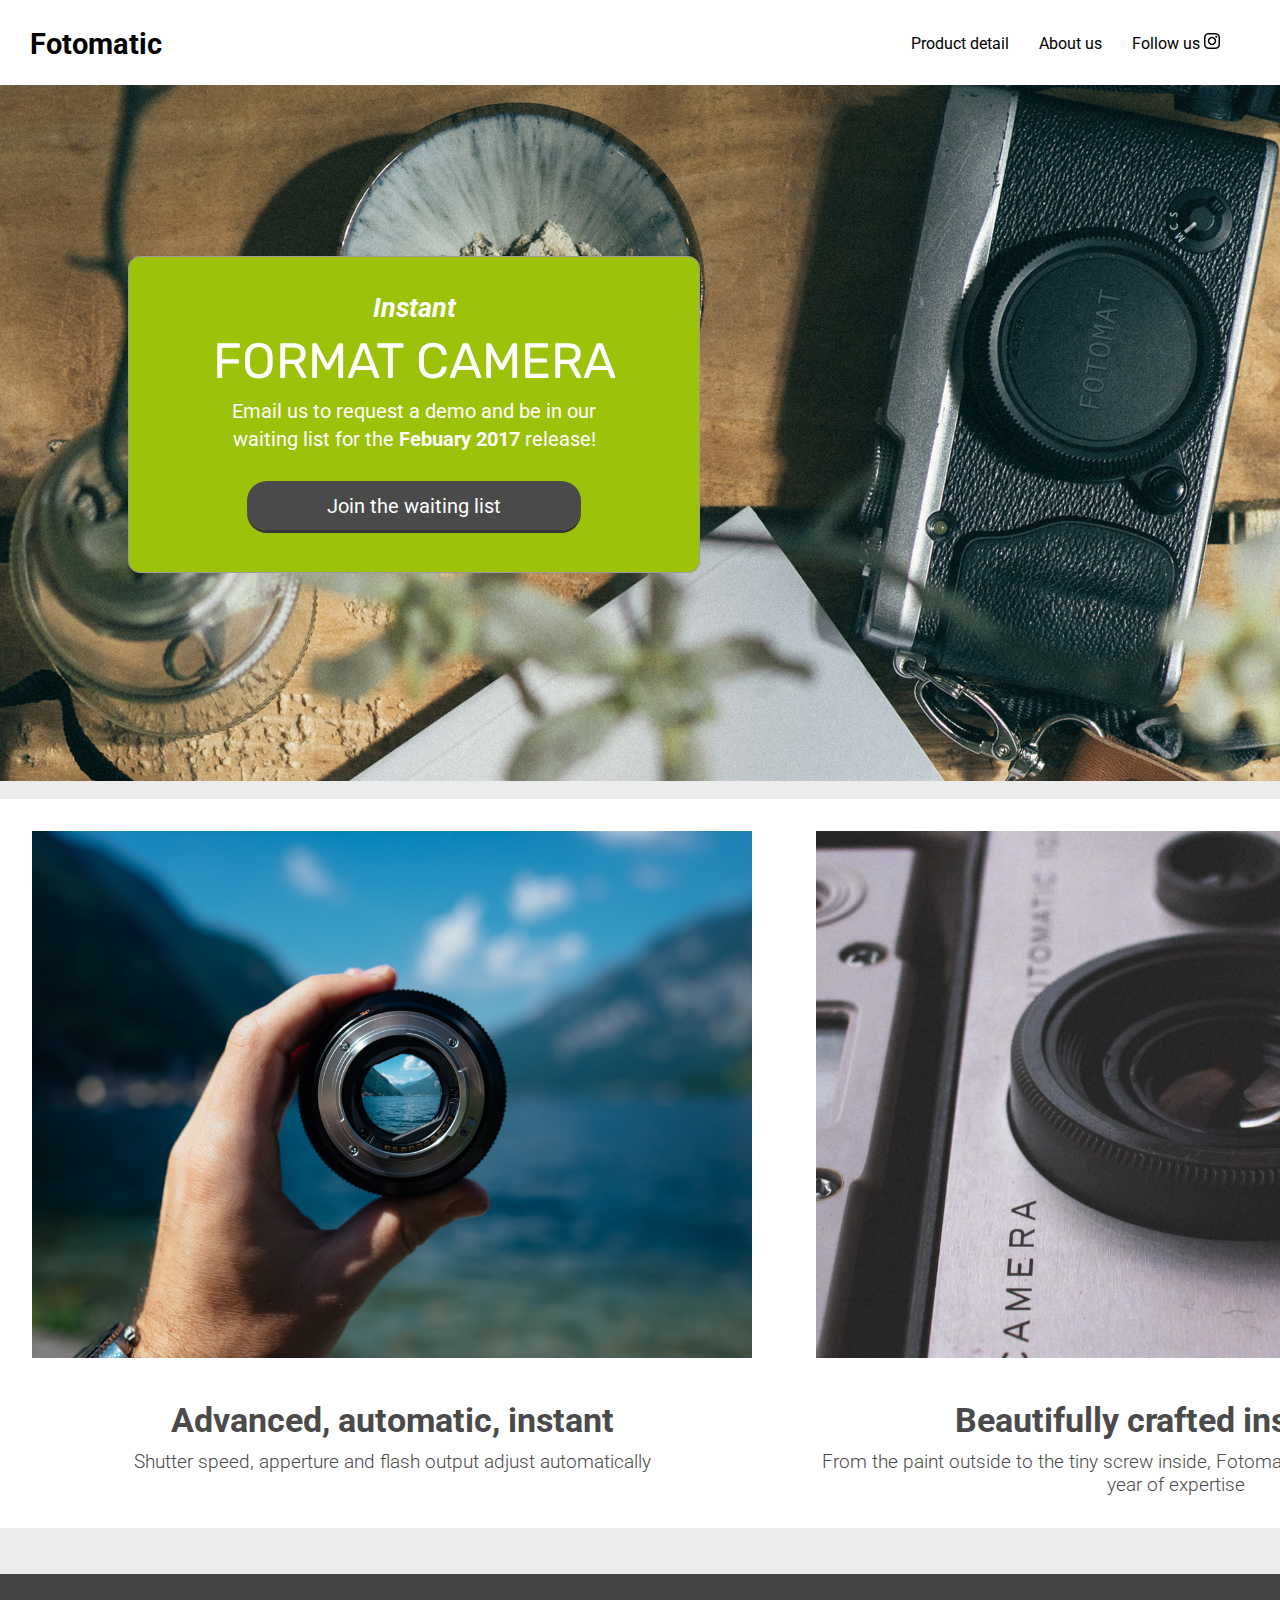
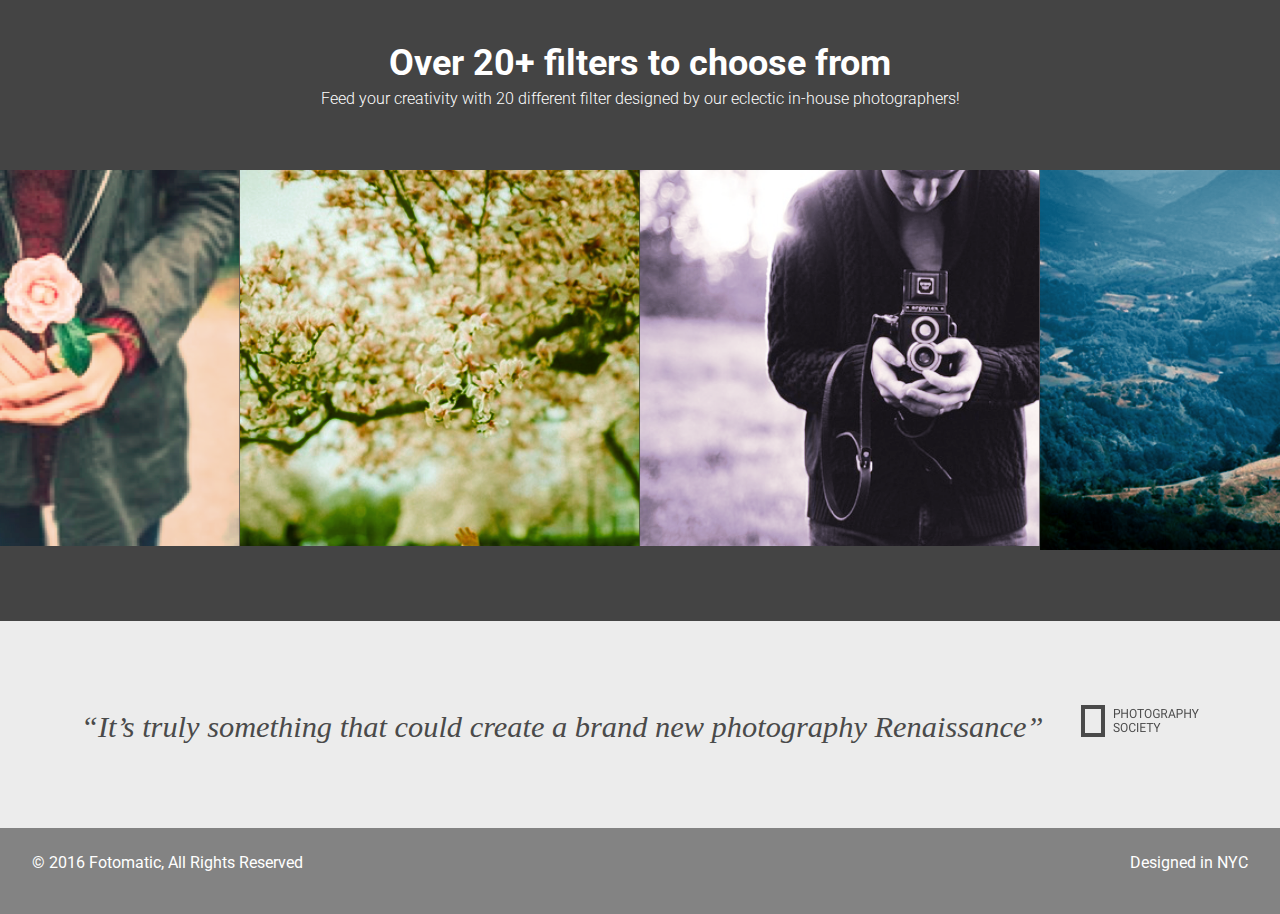
<file: fotomatic/index.html>
<!DOCTYPE html>
<html>
<head>
  <link href="https://fonts.googleapis.com/css?family=Damion" rel="stylesheet">
  <link href="https://fonts.googleapis.com/css?family=Rubik" rel="stylesheet">
  <link href="https://fonts.googleapis.com/css?family=Roboto:300,400,600,700" rel="stylesheet">
  <link rel="stylesheet" href="./resources/css/style.css">
  <meta charset="UTF-8">
  <meta content="width=device-width, initial-scale=1" name="viewport" />
</head>
<body>
  <!-- Header -->
  <header>
    <div class="content">
      <a href="index.html" class="desktop-logo">Fotomatic</a>
      <nav class="desktop">
        <ul>
          <li><a href="#">Product detail</a></li>
          <li><a href="#">About us</a></li>
          <li><a href="https://www.instagram.com/">Follow us <img class="icon" src="./resources/images/instagram.png"></a></li>
        </ul>
      </nav>
      <nav class="mobile">
        <ul>
          <li><a href="#"><img src="./resources/images/ic-logo.svg"></a></li>
          <li><a href="#"><img src="./resources/images/ic-product-detail.svg"></a></li>
          <li><a href="#"><img src="./resources/images/ic-about-us.svg"></a></li>
          <li  class="button"><a href="#">Join us</a></li>
        </ul>
      </nav>
    </div>
  </header>

  <!-- Main Content -->
  <div class="main-content">

    <!-- Sign Up Section -->
    <div id="sign-up-section" class="banner">
      <div id="sign-up-cta">
        <div class="content center">
          <div class="header">
            <h2 class="cursive">Instant</h2>
            <h1 class="striking">FORMAT CAMERA</h1>
          </div>
          <div class="email">
            <span>
              Email us to request a demo and be in our waiting list for the <strong>Febuary 2017</strong> release!
            </span>
            <div class="button"><a href="#">Join the waiting list</a></div>
          </div>
        </div>
      </div>
    </div>

    <!-- Features Section -->
    <div id="features-section">
      <div class="feature">
        <div class="center">
          <div class="image-container">
            <img src="./resources/images/feature1.png" />
          </div>
          <div class="content">
            <h2>Advanced, automatic, instant</h2>
            <h3>Shutter speed, apperture and flash output adjust automatically</h3>
          </div>
        </div>
      </div>
      <div class="feature">
        <div class="center">
          <div class="image-container">
            <img src="./resources/images/feature2.png" />
          </div>
          <div class="content">
            <h2>Beautifully crafted inside-out</h2>
            <h3>From the paint outside to the tiny screw inside, Fotomatic is crafted with love and 20-year of expertise</h3>
          </div>
        </div>
      </div>
    </div>

    <!-- Filters Section -->
    <div id="filters-section">
      <div class="content center">
        <h2>Over 20+ filters to choose from</h2>
        <h3>Feed your creativity with 20 different filter designed by our eclectic in-house photographers!</h3>
      </div>
      <div class="images-container">
        <div class="image-container">
          <img src="./resources/images/filter-1.png" />
        </div>
        <div class="image-container">
          <img src="./resources/images/filter-2.png" />
        </div>
        <div class="image-container">
          <img src="./resources/images/filter-3.png" />
        </div>
        <div class="image-container extra">
          <img src="./resources/images/filter-4.png" />
        </div>
      </div>
    </div>

    <!-- Quotes Section -->
    <div id="quotes-section">
      <div class="content center">
        <span class="quote">“It’s truly something that could create a brand new photography Renaissance”</span>
        <img class="quote-citation" src="./resources/images/photography-logo.png" />
      </div>
    </div>

    <!-- Footer -->
    <footer>
      <div class="content">
        <span class="copyright">© 2016  Fotomatic, All Rights Reserved</span>
        <span class="location">Designed in NYC</span>
      </div>
    </footer>

  </div>
</body>
</html>
</file>
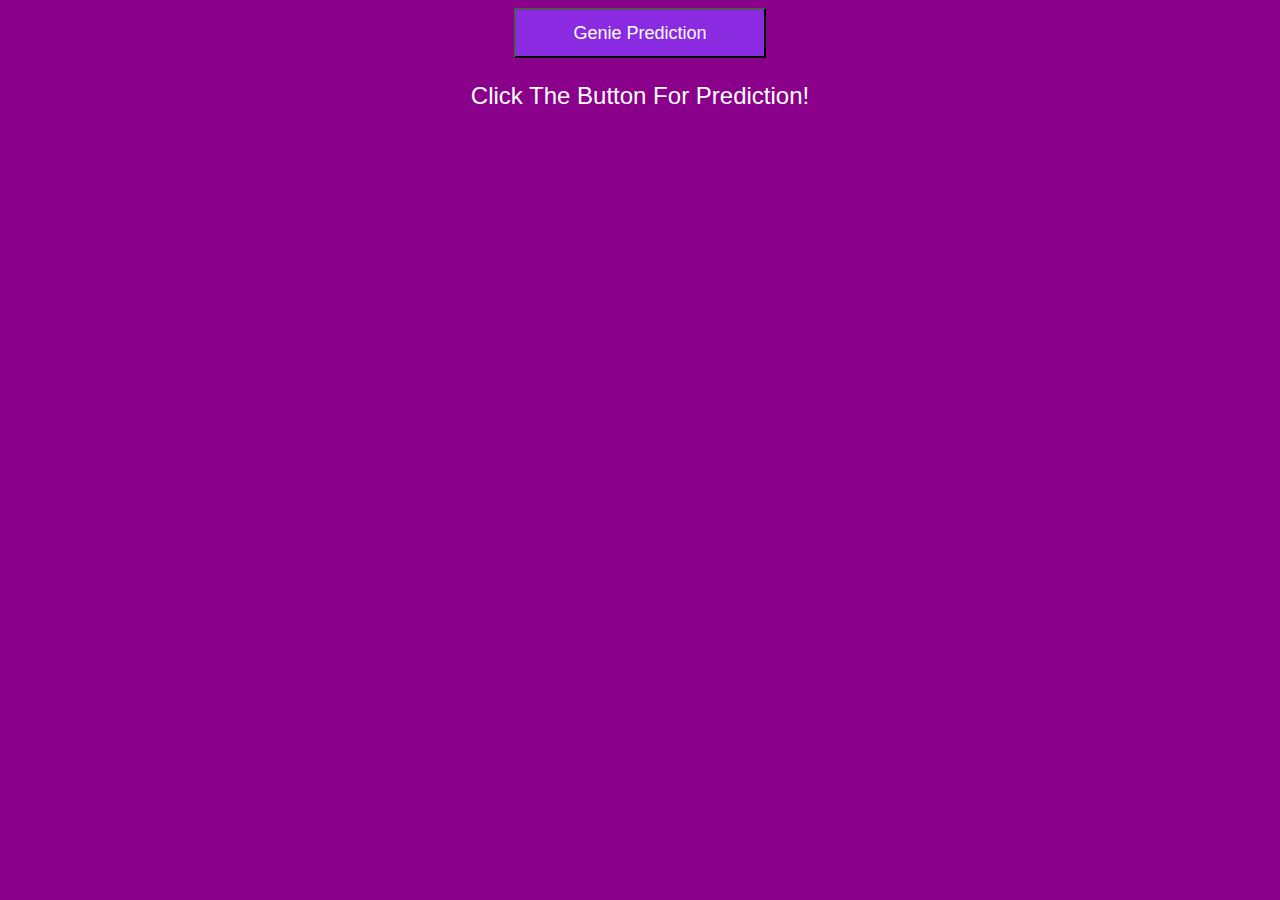
<file: MixedGenieMessages/FootballGenieIndex.html>
<!DOCTYPE html>

<html>

    <head>

        <title>Football Genie</title>

    </head>

    <body>
        <div>
            
            <script type="text/javascript" rel="JavaScript" src="FootballGenieMessage.js" ></script>
            <button onclick="genieMessage();"> Genie Prediction </button>
            
            <div>

                <p id="pText">Click The Button For Prediction!</p>

            </div>

        </div>
        

    </body>

    <style>

        p{

            font-family: Arial, Helvetica, sans-serif;
            font-size: 24px;
            text-align: center;
            color: white;


        }
        button{

            background-color: blueviolet;
            font-family: Arial, Helvetica, sans-serif;
            font-size: 18px;
            color: white;
            height: 50px;
            width:20%;
            margin-left:40%;
            margin-right:40%;

        }
        body{

            background-color: darkmagenta;

        }

    </style>


</html>
</file>
<file: fotomatic/resources/css/style.css>
/* http://meyerweb.com/eric/tools/css/reset/ 
   v2.0 | 20110126
   License: none (public domain)
*/
html{
  font-size: 16px;
}

html, body, div, span, applet, object, iframe,
h1, h2, h3, h4, h5, h6, p, blockquote, pre,
a, abbr, acronym, address, big, cite, code,
del, dfn, em, img, ins, kbd, q, s, samp,
small, strike, strong, sub, sup, tt, var,
b, u, i, center,
dl, dt, dd, ol, ul, li,
fieldset, form, label, legend,
table, caption, tbody, tfoot, thead, tr, th, td,
article, aside, canvas, details, embed, 
figure, figcaption, footer, header, hgroup, 
menu, nav, output, ruby, section, summary,
time, mark, audio, video {
  margin: 0;
  padding: 0;
  border: 0;
  font-size: 100%;
  font: inherit;
  vertical-align: baseline;
}
/* HTML5 display-role reset for older browsers */
article, aside, details, figcaption, figure, 
footer, header, hgroup, menu, nav, section {
  display: block;
}
body {
  line-height: 1;
}
ol, ul {
  list-style: none;
}
blockquote, q {
  quotes: none;
}
blockquote:before, blockquote:after,
q:before, q:after {
  content: '';
  content: none;
}
table {
  border-collapse: collapse;
  border-spacing: 0;
}

a {
  color: black;
  text-decoration: none;
}



/* HEADER */

header{
  background-color: white;
  height: 85px;
  width: 100%;
  font-size: 16px;
  font-family: "Roboto", sans-serif;
}
header .content{
  display: flex;
  align-items: center;
  padding: 1.85rem;
}
nav ul{
  display: flex;
}

.icon{
  width: 1rem;
  height: auto;
}
.desktop-logo{
  font-size: 1.8em;
  font-weight: bold;
  flex: 1;
}
.banner{
  display: flex;
  justify-content: flex-start;
  align-items: flex-start;
  height: 43.5rem;
  background-image: url(../images/banner-landingpage.jpg);
  background-position: bottom;
  background-size: cover;
  background-repeat: no-repeat;
}

.center{
  text-align: center;
}


/* CONTENT */

.main-content{
  background-color: rgba(218, 218, 218, 0.52);
  font-family: "Roboto", sans-serif;
  color: #4A4A4A;
}

.cursive{
  font-style: italic;
  font-weight: bold;
  font-family: "Roboto", sans-serif;
  font-size: 1.7rem;
}
.striking{
  font-size: 3.5rem;
  font-family: "Rubik", sans-serif;
}
strong{
  font-weight: bold;
}

/* features section */

#features-section{
  display: flex;
  flex-direction: row;
  justify-content: space-evenly;
  overflow: hidden;
}
#features-section .feature{
  background-color: white;
  width: 45rem;
  padding: 2rem;
  margin-top: 18px;
}
#features-section img{
  width: 45rem;
  height: auto;
}
#features-section .content{
  line-height: 1.2;
  margin-top: 2.5rem;
}
#features-section .content h2{
  font-size: 2.1rem;
  font-weight: bold;
}
#features-section .content h3{
  font-weight: 300;
  font-size: 1.2rem;
  margin-top: 8px;
}

/* filters section */

#filters-section{
  background-color: rgb(68, 68, 68);
  padding: 4rem 0px;
  color: white;
  line-height: 1.4;
  margin-top: 46px;
  overflow: hidden;
}
#filters-section .images-container{
  margin-top: 60px;
  display: flex;
  justify-content: center;
}
#filter .image-container{
  overflow: hidden;
}
#filters-section img{
  width: 25rem;
  height: auto;
}
#filters-section h2{
  font-size: 2.25rem;
  font-weight: bold;
}
#filters-section h3{
  font-size: 1rem;
  font-weight: 300;
}

/* quotes section */

#quotes-section{
  font-family: "Palatino";
  font-style: italic;
  font-size: 1.9rem;
  margin: 80px 0px;
  line-height: 1.4;
}
#quotes-section .quote-citation{
  margin-left: 30px;
  margin-top: 4px;
}

/* FOOTER */

footer{
  background-color: #797979ea;
  color: white;
  height: 62px;
  padding: 1.5rem 2rem 0;
  line-height: 1.4;
}
footer .content{
  display: flex;
}
footer .copyright{
  flex-grow: 1;
}

@media only screen and (min-width: 320px) and (max-width: 500px) { 

  .desktop a{
    display: none;
  }

  header{
    background-color: rgb(255, 255, 255);
    height: 85px;
    width: 100%;
  }
  .button a{
    background-color: #9DC20A;
    color: #FFF;
    padding: 0.2rem 0.6rem;
    border-radius: 4px;
    box-shadow: 0px 3px #7c902a;
  }
  .button a:active{
    background-color: #81991f;
    color: rgb(199, 199, 199);
    box-shadow: 0px 1.5px rgb(32, 32, 32);
  }

  .mobile ul{
    display: flex;
    align-items: center;
  }
  .mobile ul li{
    margin-right: 1.5rem;
    font-size: 1.7rem;
    font-family: "Roboto", sans-serif;
    line-height: 1.6;
  }
  .mobile img{
    width: 2rem;
    height: auto;
  }
  .desktop-logo{
    display: none;
  }
  .email{
    display: none;
  }
  #sign-up-cta{
    position: relative;
    top: 40%;
    height: auto;
    width: 100%;
    padding: 2rem 3rem 2.5rem 4rem;
    font-size: 1rem;
    text-align: center;
    color: white;
    background-color: #0000009f;
    line-height: 1.15;
  }
  #features-section{
    display: flex;
    flex-direction: row;
    justify-content: space-evenly;
    flex-wrap: wrap;
  }
  #features-section .feature{
    background-color: white;
    width: 21rem;
    padding: 0.8rem;
    margin-top: 18px;
  }
  #features-section img{
    width: 21rem;
    height: auto;
  }
  #features-section .feature{
    margin-top: 2px;
  }

  #filters-section{
    padding: 2rem 0 0 0px;
  }
  #filters-section img{
    width: 10rem;
    height: auto;
  }
  #filters-section{
    margin-top: 0;
  }
  footer{
    font-size: 0.85rem;
  }
  
}

@media only screen and (min-width: 600px) and (max-width: 1024px) {
  
  .mobile img{
    display: none;
  }

  #filters-section img{
    width: 15rem;
    height: auto;
  }

  /* BUTTONS */

  .button a{
    background-color: #9DC20A;
    color: #FFF;
    padding: 0.6rem 2.5rem;
    border-radius: 4px;
    box-shadow: 0px 3px #7c902a;
    font-size: 1.15em;
  }
  .button a:active{
    background-color: #81991f;
    color: rgb(199, 199, 199);
    box-shadow: 0px 1.5px rgb(32, 32, 32);
  }
  .desktop ul li{
    font-size: 1.15em;
    padding-left: 1rem;
    margin-right: 1rem;
    font-family: "Roboto", sans-serif;
    line-height: 1.6;
    color: #4A4A4A;
  }
  .email{
    display: none;
  }
  .header{
    color: white;
  }
  #sign-up-cta{
    position: relative;
    top: 40%;
    height: auto;
    width: 100%;
    padding: 0 5rem 2.5rem 5rem;
    font-size: 1rem;
    text-align: center;
    color: white;
    background-color: #0000009f;
  }
  #sign-up-cta .content{
    margin-top: 2rem;
    line-height: 1.4;
  }

  #features-section .feature{
    background-color: white;
    width: 22rem;
    padding: 0.8rem;
    margin-top: 18px;
  }
  #features-section img{
    width: 26rem;
    height: auto;
  }


}


@media only screen and (min-width:1025px){

  .mobile{
    display: none;
  }
  
  #sign-up-cta{
    position: relative;
    top: 171px;
    left: 10%;
    padding: 0 5rem 2.5rem 5rem;
    height: auto;
    color: white;
    background-color: #9DC20A;
    border: solid 0.5px rgb(160, 152, 152);
    border-radius: 12px;
    font-size: 16px;
  }

  #sign-up-cta .content{
    width: 25.625rem;
    margin-top: 2rem;
    font-size: 1.25rem;
    line-height: 1.4;
  }

  .striking{
    font-size: 3.1rem;
    font-family: "Rubik", sans-serif;
  }

  nav ul li{
    font-size: 1em;
    margin-right: 30px;
    font-family: "Roboto", sans-serif;
    line-height: 1.6;
    color: #4A4A4A;
  }

    /* BUTTONS */

    .button{
      padding: 0.8rem 0px;
      margin-top: 1.625rem;
      border-radius: 1rem;
    }
    .button a{
      background-color: #4A4A4A;
      color: #FFF;
      padding: 0.8rem 5rem;
      margin-top: 1rem;
      border-radius: 1.25rem;
      box-shadow: 0px 3px rgb(54, 54, 54);
    }
    .button a:hover{
      background-color: #575757;
      color: rgb(231, 231, 231);
      box-shadow: 0px 3px rgb(51, 51, 51);
    }
    .button a:active{
      background-color: #6e6e6e;
      color: rgb(158, 158, 158);
      box-shadow: 0px 1px rgb(32, 32, 32);
      padding: 0.8rem 4.85rem;
    }

}
</file>
